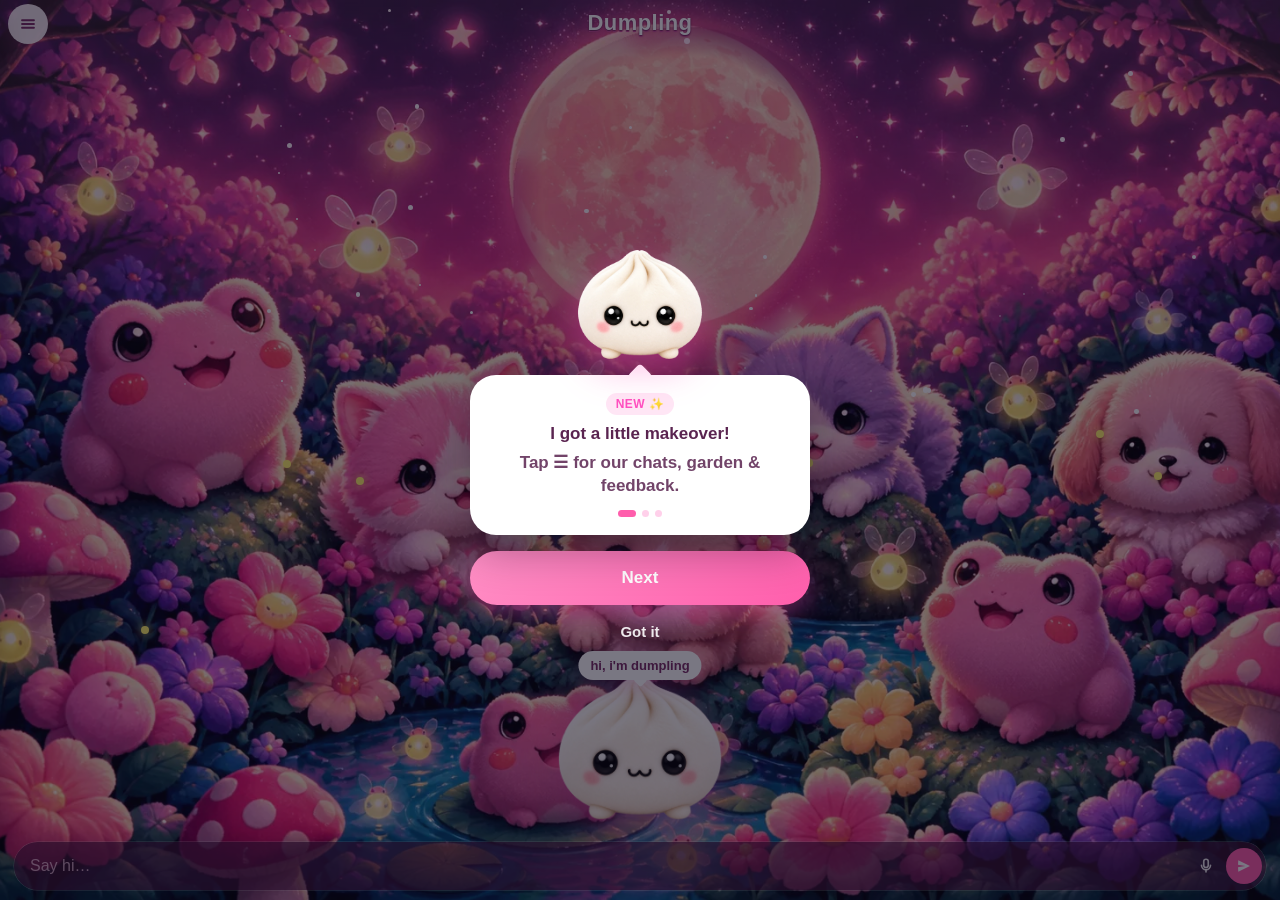
<file: index.html>
<!DOCTYPE html>
<html lang="en">
<head>
<meta charset="utf-8">
<meta name="viewport" content="width=device-width, initial-scale=1, maximum-scale=1, user-scalable=no, viewport-fit=cover">
<meta name="apple-mobile-web-app-capable" content="yes">
<meta name="mobile-web-app-capable" content="yes">
<meta name="apple-mobile-web-app-status-bar-style" content="black-translucent">
<meta name="apple-mobile-web-app-title" content="Dumpling">
<meta name="theme-color" content="#ff8fc5">
<meta http-equiv="Cache-Control" content="no-cache, no-store, must-revalidate">
<meta http-equiv="Pragma" content="no-cache">
<link rel="apple-touch-icon" href="assets/dumpling-icon.png?v=47">
<link rel="manifest" href="manifest.webmanifest?v=47">
<link rel="preload" as="image" href="assets/garden.webp?v=47">
<link rel="preload" as="image" href="assets/garden.webp?v=47">
<link rel="preload" as="image" href="assets/moon.webp?v=47">
<link rel="preload" as="image" href="assets/dumpling-avatar.webp?v=47">
<link rel="stylesheet" href="styles.css?v=47">
<title>Dumpling</title>
</head>
<body data-tab="home">
  <div id="app">
    <div id="stage">
      <div id="sky"></div>
      <div id="stars-far" aria-hidden="true"></div>
      <div id="garden">
        <img class="scene" id="garden-art" src="assets/garden.webp?v=47" alt="">
        <img class="scene" id="moon-art" src="assets/moon.webp?v=47" alt="">
      </div>
      <div id="veil"></div>
      <div id="said" hidden></div>
      <div id="speech" hidden>
        <span id="speech-text"></span>
        <span class="dots" id="speech-dots" hidden><i></i><i></i><i></i></span>
      </div>
      <header id="title"><h1>Dumpling</h1><span id="dev-tag" aria-hidden="true"></span></header>
      <button type="button" id="menu-btn" aria-label="Menu" aria-controls="drawer" aria-expanded="false">
        <svg viewBox="0 0 24 24" width="18" height="18" fill="none" stroke="currentColor" stroke-width="2.4" stroke-linecap="round"><path d="M4 7h16M4 12h16M4 17h16"/></svg>
      </button>
      <div id="hud" hidden>
        <span id="hud-score">0/8</span>
        <button type="button" id="hud-done">Done</button>
      </div>
      <div id="buddy-wrap">
        <div id="thought" hidden>
          <span id="thought-text"></span>
          <span class="dots" id="thought-dots" hidden><i></i><i></i><i></i></span>
        </div>
        <button type="button" id="buddy" aria-label="Dumpling">
          <img src="assets/dumpling-avatar.webp?v=47" alt="">
        </button>
      </div>
    </div>
    <section id="chat">
      <div id="thread-head">
        <img src="assets/dumpling-avatar.webp?v=47" alt="">
        <strong>Dumpling</strong>
        <button type="button" id="thread-close" aria-label="Close chat">
          <svg viewBox="0 0 24 24" width="20" height="20" fill="none" stroke="currentColor" stroke-width="2.6" stroke-linecap="round" stroke-linejoin="round"><path d="M6 9l6 6 6-6"/></svg>
        </button>
      </div>
      <div id="log"></div>
      <div id="chips"></div>
      <form id="form" autocomplete="off">
        <div class="composer">
          <div id="wave" hidden aria-hidden="true"><i></i><i></i><i></i><i></i><i></i></div>
          <input id="box" enterkeyhint="send" placeholder="Say hi…" maxlength="140" aria-label="Message Dumpling">
          <button type="button" id="mic" aria-label="Speak">
            <svg class="mic-icon" viewBox="0 0 24 24" width="18" height="18" fill="none" stroke="currentColor" stroke-width="2.2" stroke-linecap="round"><rect x="9" y="3" width="6" height="11" rx="3"/><path d="M6 11a6 6 0 0 0 12 0"/><path d="M12 17v3"/></svg>
          </button>
          <button type="submit" id="send" aria-label="Send">
            <svg viewBox="0 0 24 24" width="16" height="16" fill="currentColor"><path d="M3.4 20.6 21 12 3.4 3.4 3 10l11 2-11 2z"/></svg>
          </button>
        </div>
      </form>
    </section>
    <div id="chats-screen" class="screen">
      <div class="screen-inner">
        <div class="screen-head"><button type="button" class="back" data-go="home" aria-label="Back"><svg viewBox="0 0 24 24" width="20" height="20" fill="none" stroke="currentColor" stroke-width="2.6" stroke-linecap="round" stroke-linejoin="round"><path d="M15 5l-7 7 7 7"/></svg></button><h2>Chat history</h2></div>
        <div id="chats-list"></div>
      </div>
    </div>
    <div id="list-screen" class="screen">
      <div class="screen-inner">
        <div class="screen-head"><button type="button" class="back" data-go="home" aria-label="Back"><svg viewBox="0 0 24 24" width="20" height="20" fill="none" stroke="currentColor" stroke-width="2.6" stroke-linecap="round" stroke-linejoin="round"><path d="M15 5l-7 7 7 7"/></svg></button><h2>My list</h2></div>
        <form id="list-add" class="list-add" autocomplete="off">
          <input id="list-input" maxlength="120" enterkeyhint="done" placeholder="Add something…" aria-label="Add to my list">
          <button type="submit" aria-label="Add"><svg viewBox="0 0 24 24" width="18" height="18" fill="none" stroke="currentColor" stroke-width="2.8" stroke-linecap="round"><path d="M12 5v14M5 12h14"/></svg></button>
        </form>
        <div id="list-items"></div>
        <div id="list-empty" hidden>
          <img src="assets/dumpling-avatar.webp?v=47" alt="">
          <p>Try: “add milk to my list”<br>or “remind me to call mom at 5”</p>
        </div>
        <button type="button" id="list-clear" hidden>Clear done</button>
      </div>
    </div>
    <div id="settings-screen" class="screen">
      <div class="screen-inner">
        <div class="screen-head"><button type="button" class="back" data-go="home" aria-label="Back"><svg viewBox="0 0 24 24" width="20" height="20" fill="none" stroke="currentColor" stroke-width="2.6" stroke-linecap="round" stroke-linejoin="round"><path d="M15 5l-7 7 7 7"/></svg></button><h2>Settings</h2></div>
        <div class="s-group">
          <h3>Garden</h3>
          <div class="s-row">
            <span>Skin</span>
            <div class="s-seg" id="seg-skin">
              <button type="button" data-skin="pink">Pink garden</button>
              <button type="button" data-skin="blue">Blue night</button>
            </div>
          </div>
          <div class="s-row">
            <span>Light</span>
            <div class="s-seg" id="seg-night">
              <button type="button" data-night="0">Morning</button>
              <button type="button" data-night="1">Night</button>
            </div>
          </div>
          <div class="s-row" id="moon-row">
            <span>Moon color</span>
            <div class="s-swatches" id="moon-swatches"></div>
          </div>
        </div>
        <div class="s-group" id="ideas">
          <h3>Feedback</h3>
          <div class="fb-type">
            <textarea id="fb-text" placeholder="Type it…" maxlength="600" rows="2" enterkeyhint="send" aria-label="Type feedback"></textarea>
            <button type="button" id="fb-send" aria-label="Send">
              <svg viewBox="0 0 24 24" width="16" height="16" fill="currentColor"><path d="M3.4 20.6 21 12 3.4 3.4 3 10l11 2-11 2z"/></svg>
            </button>
          </div>
          <button type="button" id="fb-rec" class="fb-say">
            <svg viewBox="0 0 24 24" width="22" height="22" fill="none" stroke="currentColor" stroke-width="2.2" stroke-linecap="round"><rect x="9" y="3" width="6" height="11" rx="3"/><path d="M6 11a6 6 0 0 0 12 0"/><path d="M12 17v3"/></svg>
            <span id="fb-rec-label">Say it</span>
          </button>
          <p id="fb-status" hidden></p>
        </div>
      </div>
    </div>
    <div id="scrim"></div>
    <aside id="drawer" aria-label="Menu" aria-hidden="true" inert>
      <div class="dr-head">
        <img src="assets/dumpling-avatar.webp?v=47" alt="">
        <div>
          <strong>Dumpling</strong>
          <span id="streak" hidden><span id="streak-n"></span></span>
        </div>
      </div>
      <div class="dr-list">
        <button type="button" data-go="list"><span class="dr-ico">📝</span>My list<span id="dr-list-n" class="dr-count" hidden></span></button>
        <button type="button" data-go="chats"><span class="dr-ico">💬</span>Chat history</button>
        <button type="button" data-go="skin" id="dr-skin"><span class="dr-ico">🌸</span><span id="dr-skin-label">Pink garden</span></button>
        <button type="button" data-go="catch"><span class="dr-ico">✨</span>Catch fireflies</button>
        <button type="button" data-go="settings"><span class="dr-ico">⚙️</span>Settings</button>
      </div>
    </aside>
    <div id="news" hidden>
      <div class="news-card" role="dialog" aria-modal="true" aria-labelledby="news-text">
        <img class="news-dumpling" src="assets/dumpling-avatar.webp?v=47" alt="">
        <div class="news-bubble"><div id="news-text"></div><div class="news-dots" id="news-dots" hidden></div></div>
        <button type="button" id="news-go" class="news-go">Show me</button>
        <button type="button" id="news-ok" class="news-ok">Got it</button>
      </div>
    </div>
  </div>
  <script src="app.js?v=47"></script>
</body>
</html>
</file>
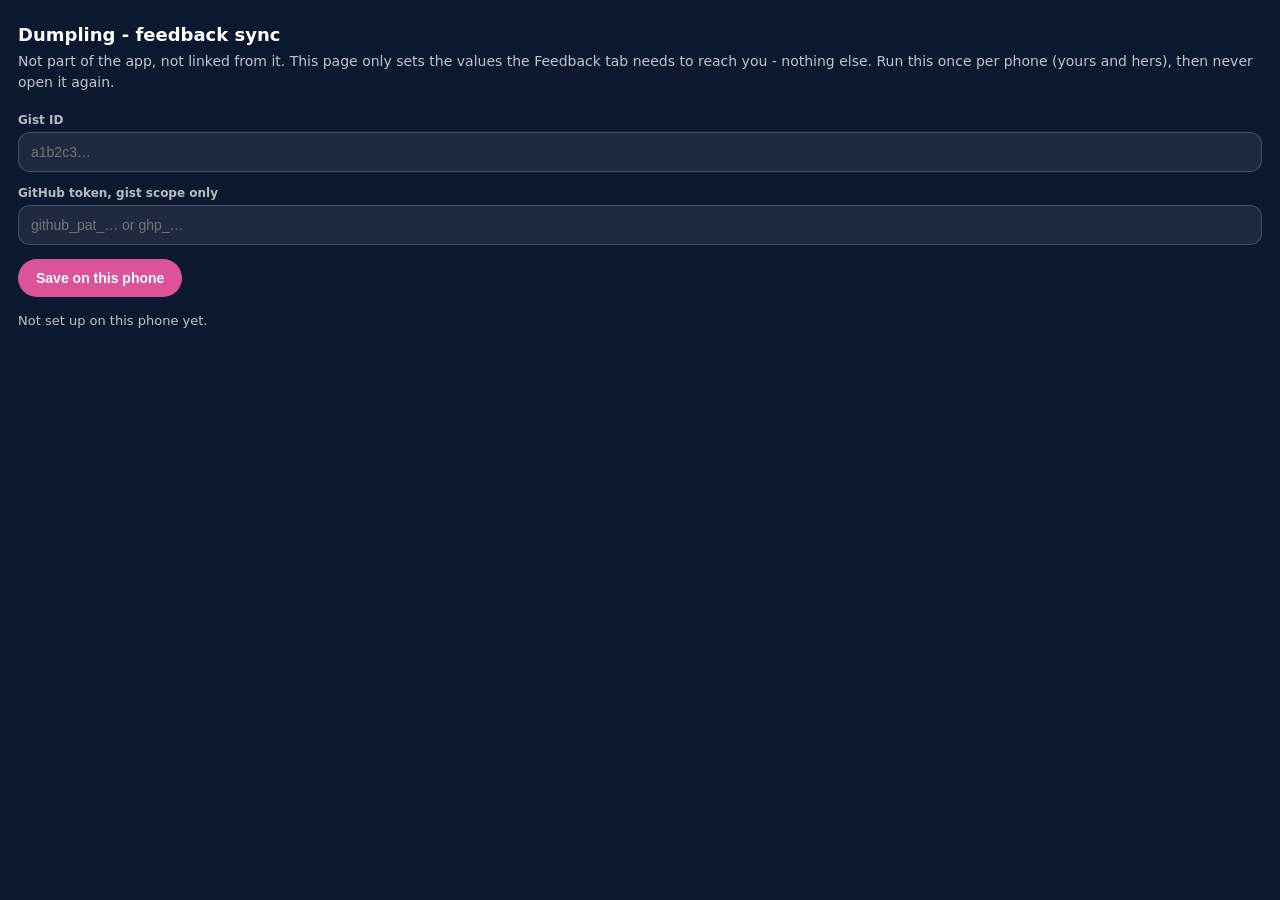
<file: setup-feedback.html>
<!DOCTYPE html>
<html lang="en">
<head>
<meta charset="utf-8">
<meta name="viewport" content="width=device-width, initial-scale=1">
<meta name="robots" content="noindex, nofollow">
<title>Feedback sync setup</title>
<style>
  body { margin:0; padding:24px 18px; background:#0c1830; color:#fff; font-family:-apple-system,system-ui,sans-serif; }
  h1 { font-size:18px; margin:0 0 6px; }
  p { font-size:14px; opacity:.75; line-height:1.5; margin:0 0 20px; }
  label { display:block; margin-bottom:14px; }
  label span { display:block; font-size:12px; opacity:.7; margin-bottom:5px; font-weight:600; }
  input {
    width:100%; box-sizing:border-box; padding:11px 12px; border-radius:12px;
    border:1px solid rgba(255,255,255,.18); background:rgba(255,255,255,.08);
    color:#fff; font-size:14px;
  }
  button {
    border:0; border-radius:999px; padding:11px 18px; font-size:14px; font-weight:700;
    background:rgba(255,94,172,.85); color:#fff;
  }
  #state { font-size:13px; opacity:.75; margin-top:14px; }
</style>
</head>
<body>
  <h1>Dumpling - feedback sync</h1>
  <p>Not part of the app, not linked from it. This page only sets the values the Feedback tab needs to reach you - nothing else. Run this once per phone (yours and hers), then never open it again.</p>
  <label><span>Gist ID</span><input id="gist" placeholder="a1b2c3…"></label>
  <label><span>GitHub token, gist scope only</span><input id="token" type="password" placeholder="github_pat_… or ghp_…"></label>
  <button id="save" type="button">Save on this phone</button>
  <p id="state"></p>
<script>
(function () {
  "use strict";
  var GIST_KEY = "dumpling-fb-gist", TOKEN_KEY = "dumpling-fb-token";
  var gist = document.getElementById("gist"), token = document.getElementById("token"), state = document.getElementById("state");
  function render() {
    gist.value = localStorage.getItem(GIST_KEY) || "";
    token.placeholder = localStorage.getItem(TOKEN_KEY) ? "•••••••• saved on this device" : "github_pat_… or ghp_…";
    state.textContent = (localStorage.getItem(GIST_KEY) && localStorage.getItem(TOKEN_KEY)) ? "Connected on this phone." : "Not set up on this phone yet.";
  }
  document.getElementById("save").addEventListener("click", function () {
    var g = gist.value.trim(), t = token.value.trim();
    if (g) localStorage.setItem(GIST_KEY, g);
    if (t) localStorage.setItem(TOKEN_KEY, t);
    token.value = "";
    render();
  });
  render();
})();
</script>
</body>
</html>
</file>
<file: styles.css>
:root {
  --sky1:#f3e0ff; --sky2:#ffb3d9; --sky3:#ff7eb6; --sky4:#b06bff;
  --moon1:#ffe6f5; --moon2:#ff8fc5; --moon3:#ff4fbf;
  --moon-size: min(32vw, 128px);
  --wash: #ff9ec830;
  --buddy-w: min(34vw, 148px);
  --title-size: 20px;
  --safe-b: env(safe-area-inset-bottom, 0px);
  --safe-t: env(safe-area-inset-top, 0px);
  --kb: 0px;
  --app-h: 100lvh;
  /* Theme colors for menus, screens, and boxes. Pink garden = light; night garden overrides below. */
  --ui-bg: #fff0f7;
  --ui-fg: #5a2450;
  --ui-surface: rgba(122,45,102,.06);
  --ui-border: rgba(122,45,102,.18);
  --ui-press: rgba(122,45,102,.1);
  --ui-seg: rgba(122,45,102,.08);
  --ui-chip: rgba(122,45,102,.1);
}
/* Night garden: same look as pink, in a dark "midnight pink" style. */
body.skin-blue {
  --ui-bg: #1c0f24;
  --ui-fg: #ffe3f1;
  --ui-surface: rgba(255,143,197,.09);
  --ui-border: rgba(255,143,197,.24);
  --ui-press: rgba(255,143,197,.16);
  --ui-seg: rgba(255,143,197,.1);
  --ui-chip: rgba(255,143,197,.16);
}
/* iPhone 13 ~390x844. 16 Pro ~402x874. Pro Max ~440x956. Safe-area env() covers notch vs island. */
@media (min-height: 860px) {
  :root {
    --buddy-w: min(32vw, 160px);
    --title-size: 22px;
  }
}
@media (min-width: 428px) {
  :root {
    --buddy-w: min(30vw, 168px);
  }
}
@media (max-height: 720px) {
  :root {
    --buddy-w: min(30vw, 120px);
  }
}
* { box-sizing: border-box; margin: 0; padding: 0; -webkit-tap-highlight-color: transparent; }
html, body {
  position: fixed;
  inset: 0;
  width: 100%;
  height: 100%;
  height: -webkit-fill-available;
  height: 100lvh;
  height: var(--app-h, 100lvh);
  overflow: hidden;
  overscroll-behavior: none;
  font-family: -apple-system, BlinkMacSystemFont, "SF Pro Text", "Segoe UI", sans-serif;
}
body {
  background: #ff9ec8;
  color: #5a2450;
  touch-action: manipulation;
  user-select: none;
}
#app {
  position: fixed;
  top: 0; left: 0; right: 0; bottom: 0;
  width: 100%;
  height: var(--app-h, 100lvh);
  min-height: 100%;
  min-height: -webkit-fill-available;
}
#stage { position: absolute; inset: 0; overflow: hidden; }
body.kb #chips { display: none !important; }
#sky {
  position: absolute; inset: 0;
  background: radial-gradient(ellipse at 50% 12%, var(--sky1) 0%, var(--sky2) 30%, var(--sky3) 62%, var(--sky4) 100%);
  transition: background .45s ease, filter .45s ease;
}
body.night #sky { filter: brightness(.55) saturate(.85); }
#stars-far { position: absolute; inset: 0; z-index: 1; pointer-events: none; }
#garden {
  position: absolute; inset: 0; z-index: 0;
  overflow: hidden;
  animation: drift 28s ease-in-out infinite;
}
#garden .scene {
  position: absolute; inset: 0;
  width: 100%; height: 100%;
  object-fit: cover;
  object-position: center 58%;
  pointer-events: none;
}
#garden-art { z-index: 0; }
#moon-art {
  z-index: 1;
  transform-origin: 50% 28%;
  transition: filter .45s ease;
  animation: moonPulse 10s ease-in-out infinite;
}
.star {
  position: absolute; width: 5px; height: 5px; background: #fff;
  border-radius: 50%; animation: twinkle 5.5s ease-in-out infinite; z-index: 1;
  pointer-events: none;
}
.star.far { width: 2px; height: 2px; opacity: .5; animation-duration: 8s; }
.firefly {
  position: absolute; width: 8px; height: 8px; border: 0; padding: 0;
  border-radius: 50%; background: #fff36a; box-shadow: 0 0 10px #ffe45c;
  animation: floaty 11s ease-in-out infinite; z-index: 2;
  pointer-events: none;
}
.firefly.play {
  width: 28px; height: 28px; z-index: 7; pointer-events: auto;
  box-shadow: 0 0 16px #ffe45c, 0 0 2px #fff;
}
.firefly.pop { animation: pop .28s ease forwards; }
#veil {
  position: absolute; inset: 0; z-index: 1; pointer-events: none;
  background: linear-gradient(180deg, var(--wash) 0%, transparent 40%, transparent 100%);
  transition: background .45s ease;
}
body.night #veil {
  background: linear-gradient(180deg, #12081888 0%, #12081822 50%, transparent 100%);
}
#title {
  position: absolute; top: calc(var(--safe-t) + 10px); left: 0; right: 0; z-index: 5;
  text-align: center; pointer-events: none;
}
.screen {
  display: none;
  position: absolute; inset: 0;
  z-index: 15;
  overflow-y: auto; -webkit-overflow-scrolling: touch; overscroll-behavior: contain;
  padding: 0 18px calc(var(--safe-b) + 28px);
  background: var(--ui-bg); color: var(--ui-fg);
}
body[data-tab="chats"] #chats-screen,
body[data-tab="settings"] #settings-screen,
body[data-tab="list"] #list-screen { display: block; }
body:not([data-tab="home"]) #stage,
body:not([data-tab="home"]) #chat { display: none !important; }
.screen-inner { max-width: 480px; margin: 0 auto; }
.screen-head {
  position: sticky; top: 0; z-index: 2;
  display: flex; align-items: center; gap: 6px;
  margin: 0 -18px 10px; padding: calc(var(--safe-t) + 10px) 18px 10px 8px;
  background: inherit;
}
.screen-head h2 { font-size: 20px; }
.screen-head .back {
  width: 40px; height: 40px; flex: 0 0 auto; border: 0; border-radius: 50%;
  display: grid; place-items: center; padding: 0;
  background: none; color: inherit;
}
.screen-head .back:active { background: var(--ui-press); }
#chats-list { display: flex; flex-direction: column; gap: 6px; padding-bottom: 20px; }
#chats-list .bubble { max-width: 90%; }
#chats-list .empty { font-size: 13px; opacity: .6; }
.s-group { margin-bottom: 22px; }
.s-group h3 { font-size: 13px; text-transform: uppercase; letter-spacing: .04em; opacity: .6; margin-bottom: 8px; }
.s-group p { font-size: 14px; line-height: 1.5; opacity: .92; margin: 0 0 10px; }
.s-row { display: flex; align-items: center; justify-content: space-between; padding: 10px 0; gap: 12px; }
.s-row > span { font-size: 14px; font-weight: 600; flex: 0 0 auto; }
.s-seg { display: flex; gap: 4px; background: var(--ui-seg); border-radius: 999px; padding: 3px; }
.s-seg button {
  border: 0; border-radius: 999px; padding: 7px 12px; font-size: 12px; font-weight: 700;
  background: none; color: inherit; opacity: .6;
}
.s-seg button.on { opacity: 1; background: rgba(255,94,172,.85); color: #fff; }
#moon-row[hidden] { display: none; }
.s-swatches { display: flex; flex-wrap: wrap; gap: 8px; justify-content: flex-end; max-width: 60%; }
.swatch {
  width: 26px; height: 26px; border-radius: 50%; border: 2px solid transparent; padding: 0;
}
.swatch.sel { border-color: currentColor; }
.fb-type {
  display: flex; align-items: flex-end; gap: 6px;
  padding: 6px 6px 6px 14px; border-radius: 22px;
  border: 1px solid var(--ui-border); background: var(--ui-surface);
}
.fb-type textarea {
  flex: 1; min-width: 0; padding: 9px 0; border: 0;
  background: transparent; color: inherit; font-size: 16px; font-family: inherit;
  resize: none; outline: none;
}
#fb-send {
  border: 0; border-radius: 50%; width: 38px; height: 38px; flex: 0 0 auto;
  display: flex; align-items: center; justify-content: center;
  background: #ff5eac; color: #fff;
}
#fb-send:active { opacity: .75; }
.fb-say {
  display: flex; align-items: center; justify-content: center; gap: 10px;
  width: 100%; height: 60px; margin-top: 12px; border: 0; border-radius: 999px;
  background: linear-gradient(135deg, #ff8fc5, #ff5eac); color: #fff;
  font-size: 17px; font-weight: 800; font-variant-numeric: tabular-nums;
  box-shadow: 0 10px 24px rgba(255, 79, 191, .3);
}
.fb-say:active { transform: scale(.98); }
.fb-say.on { background: #ff5e6a; animation: recPulse 1.4s ease-in-out infinite; }
@keyframes recPulse {
  0%,100% { box-shadow: 0 0 0 0 rgba(255, 94, 106, .5); }
  50% { box-shadow: 0 0 0 10px rgba(255, 94, 106, 0); }
}
#fb-status { margin: 12px 0 0; text-align: center; font-size: 15px; font-weight: 700; opacity: 1; }
#fb-status[hidden] { display: none; }
#title h1 { pointer-events: auto; -webkit-user-select: none; user-select: none; }
#dev-tag {
  display: none; margin: 4px auto 0; width: max-content;
  padding: 3px 9px; border-radius: 999px;
  font-size: 11px; font-weight: 800; letter-spacing: .06em;
  color: #fff; background: rgba(40,14,48,.72);
  box-shadow: 0 0 0 1px #ff9ecf88;
}
body.dev #dev-tag { display: block; }
#title h1 {
  font-size: 20px; font-weight: 800; letter-spacing: .02em;
  color: #fff; text-shadow: 0 1px 2px #4a1840, 0 2px 0 #e85aa8, 0 8px 18px #ff4fbf66;
}
#hud {
  position: absolute; top: calc(var(--safe-t) + 8px); right: 10px; left: auto;
  transform: none; z-index: 8;
  display: flex; align-items: center; gap: 8px;
  background: rgba(255,244,250,.92); color: #7a2d66;
  padding: 6px 8px 6px 14px; border-radius: 999px;
  font-size: 13px; font-weight: 700;
  box-shadow: 0 8px 20px #ff4fbf33;
}
#hud[hidden] { display: none; }
#menu-btn {
  position: absolute; top: calc(var(--safe-t) + 4px); left: 8px;
  z-index: 8; width: 40px; height: 40px; border: 0; border-radius: 50%; padding: 0;
  display: flex; align-items: center; justify-content: center;
  background: rgba(255,244,250,.92); color: #7a2d66;
  box-shadow: 0 8px 20px #ff4fbf33;
}
body.skin-blue #menu-btn { background: rgba(40,14,48,.74); color: #ff9ecf; box-shadow: 0 8px 20px #ff4fbf33; }
#menu-btn:active { opacity: .75; }
#hud-done {
  border: 0; border-radius: 999px; padding: 6px 12px;
  background: #ff5eac; color: #fff; font-weight: 700; font-size: 13px;
}

#buddy-wrap {
  position: absolute; left: 50%;
  bottom: calc(var(--chat-h, 78px) + var(--safe-b) + var(--kb));
  transform: translateX(-50%);
  width: var(--buddy-w); z-index: 4;
  transition: bottom .28s ease, opacity .2s ease;
  filter: drop-shadow(0 18px 24px #4a184066);
}
#thought {
  position: absolute; left: 50%; bottom: 96%;
  transform: translateX(-50%);
  background: #fff; color: #7a2d66;
  padding: 8px 12px; border-radius: 16px;
  font-size: 13px; font-weight: 600; line-height: 1;
  box-shadow: 0 8px 20px #ff4fbf33;
  white-space: nowrap; z-index: 5;
}
#thought[hidden] { display: none; }
#thought:after {
  content: ""; position: absolute; left: 50%; bottom: -5px;
  width: 10px; height: 10px; background: #fff;
  transform: translateX(-50%) rotate(45deg); border-radius: 2px;
}
.dots { display: inline-flex; gap: 4px; align-items: center; height: 12px; }
.dots[hidden] { display: none; }
.dots i {
  width: 6px; height: 6px; border-radius: 50%; background: #ff8fc5;
  animation: blink 1s ease-in-out infinite;
}
.dots i:nth-child(2) { animation-delay: .15s; }
.dots i:nth-child(3) { animation-delay: .3s; }
#buddy {
  display: block; width: 100%; border: 0; background: none; padding: 0;
  cursor: pointer; animation: idle 2.8s ease-in-out infinite;
  filter: drop-shadow(0 10px 16px #ff4fbf66);
}
#buddy.boop { animation: boop .45s ease; }
#buddy img {
  display: block; width: 100%; height: auto;
  object-fit: contain; background: transparent;
  border-radius: 0; box-shadow: none;
}
#chat {
  position: absolute; left: 0; right: 0; z-index: 8;
  bottom: calc(var(--safe-b) + var(--kb, 0px));
  display: flex; flex-direction: column; justify-content: flex-end;
  padding: 0 14px 10px;
  background: transparent;
  pointer-events: none;
  transition: bottom .2s ease;
}
body.kb #chat { bottom: var(--kb, 0px); }
/* Closed: only the last exchange shows, full size, never faded or cut off. */
body:not(.thread) #log { max-height: none; overflow: visible; mask-image: none; -webkit-mask-image: none; }
body:not(.thread) #log > .bubble:not(:nth-last-child(-n+2)) { display: none; }
/* Open: the chat slides up into a full message thread. */
#thread-head { display: none; }
body.thread #chat {
  top: calc(var(--safe-t) + 58px);
  background: var(--ui-bg); color: var(--ui-fg);
  border-radius: 26px 26px 0 0;
  padding-top: 0;
  pointer-events: auto;
  box-shadow: 0 -12px 40px rgba(74,24,64,.28);
  animation: threadUp .28s cubic-bezier(.2,.9,.3,1.1);
}
@keyframes threadUp { from { transform: translateY(60%); opacity: .4; } to { transform: none; opacity: 1; } }
body.thread #thread-head {
  display: flex; align-items: center; gap: 10px;
  padding: 10px 2px 8px; flex: 0 0 auto;
  border-bottom: 1px solid var(--ui-border);
}
body.thread #thread-head:before {
  content: ""; position: absolute; top: 6px; left: 50%; transform: translateX(-50%);
  width: 38px; height: 5px; border-radius: 3px; background: var(--ui-border);
}
body.thread #thread-head img { width: 34px; height: 34px; object-fit: contain; }
body.thread #thread-head strong { flex: 1; font-size: 17px; }
#thread-close {
  width: 38px; height: 38px; border: 0; border-radius: 50%; padding: 0;
  display: grid; place-items: center; background: var(--ui-surface); color: inherit;
}
#thread-close:active { background: var(--ui-press); }
body.thread #log {
  display: flex !important; flex: 1 1 auto; min-height: 0; max-height: none;
  justify-content: flex-start; padding-top: 12px;
  mask-image: none; -webkit-mask-image: none;
}
body.thread #log > .bubble:first-child { margin-top: auto; }
body.thread .bot { background: var(--ui-surface); color: var(--ui-fg); box-shadow: 0 0 0 1px var(--ui-border); }
body.thread #buddy-wrap, body.thread #title, body.thread #menu-btn, body.thread #speech, body.thread #said { opacity: 0; pointer-events: none; }
body.thread .composer { background: var(--ui-surface); box-shadow: 0 0 0 1px var(--ui-border); }
body.thread .composer input { color: var(--ui-fg); }
body.thread .composer input::placeholder { color: var(--ui-fg); opacity: .5; }
body.thread #mic { color: var(--ui-fg); }
#log, #chips, form { pointer-events: auto; }
#log {
  max-height: 18vh; overflow-y: auto; -webkit-overflow-scrolling: touch;
  overscroll-behavior: contain;
  font-size: 15px; padding: 8px 2px 8px;
  display: flex; flex-direction: column; justify-content: flex-end; gap: 6px;
  mask-image: linear-gradient(to bottom, transparent 0%, #000 22%);
  -webkit-mask-image: linear-gradient(to bottom, transparent 0%, #000 22%);
}
.bubble {
  max-width: 82%; padding: 9px 13px;
  border-radius: 18px; line-height: 1.35; word-wrap: break-word;
}
.me {
  margin-left: auto; color: #fff;
  background: rgba(255, 94, 172, .88);
  border-bottom-right-radius: 6px;
}
.bot {
  color: #3a1d34;
  background: rgba(255, 255, 255, .9);
  border-bottom-left-radius: 6px;
  box-shadow: 0 0 0 0.5px rgba(255,255,255,.55);
}
.bot.typing { width: 58px; padding: 12px 16px; }
#chips {
  display: none; gap: 8px; overflow-x: auto; padding: 0 2px 8px;
  -webkit-overflow-scrolling: touch;
}
body.chatting #chips { display: flex; }
#chips button {
  flex: 0 0 auto; border: 0; border-radius: 999px;
  padding: 8px 12px; font-size: 13px; font-weight: 600;
  color: #7a2d66;
  background: rgba(255,255,255,.88);
  box-shadow: 0 0 0 0.5px rgba(255,255,255,.65);
}
form { display: block; }
.composer {
  position: relative;
  display: flex; align-items: center; gap: 2px;
  padding: 4px 4px 4px 16px;
  border-radius: 999px;
  background: rgba(74,24,64,.66);
  box-shadow: 0 0 0 0.5px rgba(255,255,255,.35), 0 10px 28px rgba(8,16,40,.16);
}
.composer input {
  flex: 1; min-width: 0; border: 0; background: transparent; outline: none;
  padding: 11px 8px 11px 0; font-size: 16px; color: #fff;
  box-shadow: none; border-radius: 0;
}
.composer input::placeholder { color: rgba(255, 214, 236, .72); }
#wave {
  display: none; align-items: center; justify-content: center; gap: 4px;
  position: absolute; left: 18px; right: 92px; top: 0; bottom: 0;
  pointer-events: none;
}
form.listening #wave { display: flex; }
form.listening input { color: transparent; caret-color: transparent; }
form.listening #send { opacity: 0; pointer-events: none; }
#wave i {
  display: block; width: 3px; height: 14px; border-radius: 99px;
  background: #ff9ec8;
  animation: wave 0.9s ease-in-out infinite;
  transform-origin: center;
}
#wave i:nth-child(1) { animation-delay: 0s; }
#wave i:nth-child(2) { animation-delay: .12s; }
#wave i:nth-child(3) { animation-delay: .24s; }
#wave i:nth-child(4) { animation-delay: .08s; }
#wave i:nth-child(5) { animation-delay: .2s; }
@keyframes wave {
  0%,100% { transform: scaleY(0.35); opacity: .7; }
  50% { transform: scaleY(1.15); opacity: 1; }
}
#mic, #send {
  flex: 0 0 auto; width: 36px; height: 36px; border: 0; border-radius: 999px;
  display: grid; place-items: center; padding: 0;
}
#mic { color: rgba(255,255,255,.9); background: transparent; }
#mic.live { background: rgba(255, 94, 172, .95); color: #fff; }
#send { background: #ff5eac; color: #fff; }
#send:active, #mic:active { opacity: .75; }
@keyframes idle {
  0%,100% { transform: translateY(0); }
  50% { transform: translateY(-14px); }
}
@keyframes boop {
  0% { transform: scale(1); }
  40% { transform: scale(1.08) translateY(-6px); }
  100% { transform: scale(1); }
}
@keyframes twinkle { 0%,100% { opacity: .25; } 50% { opacity: 1; } }
@keyframes floaty { 0%,100% { transform: translateY(0); opacity: .65; } 50% { transform: translateY(-22px); opacity: 1; } }
@keyframes moonPulse { 0%,100% { transform: scale(1); } 50% { transform: scale(1.04); } }
@keyframes blink { 0%,100% { opacity: .25; transform: translateY(0); } 50% { opacity: 1; transform: translateY(-2px); } }
@keyframes pop { 0% { transform: scale(1); opacity: 1; } 100% { transform: scale(1.8); opacity: 0; } }

@keyframes sneak { 0%,100% { opacity: .3; transform: rotate(-18deg) translateY(0); } 50% { opacity: .6; transform: rotate(-12deg) translateY(-3px); } }

.sparkle {
  position: fixed; width: 8px; height: 8px; margin: -4px 0 0 -4px;
  border-radius: 50%; background: #fff; box-shadow: 0 0 10px #ffe45c;
  pointer-events: none; z-index: 6;
  animation: spark .65s ease-out forwards;
}
@keyframes spark {
  0% { transform: scale(.3); opacity: 1; }
  100% { transform: scale(1.8) translateY(-22px); opacity: 0; }
}

body.skin-blue { --wash: #3a124a38; }
#title h1 { font-size: var(--title-size); }

#scrim {
  position: absolute; inset: 0; z-index: 20;
  background: rgba(12, 8, 28, .4);
  opacity: 0; pointer-events: none; transition: opacity .25s ease;
}
body.menu-open #scrim { opacity: 1; pointer-events: auto; }
#drawer {
  position: absolute; top: 0; bottom: 0; left: 0; z-index: 21;
  width: min(80vw, 320px);
  padding: calc(var(--safe-t) + 18px) 12px calc(var(--safe-b) + 18px);
  overflow-y: auto; overscroll-behavior: contain;
  background: var(--ui-bg); color: var(--ui-fg);
  border-radius: 0 24px 24px 0;
  box-shadow: 10px 0 32px rgba(12, 8, 28, .22);
  transform: translateX(-105%);
  transition: transform .28s cubic-bezier(.2, .8, .2, 1);
}
body.menu-open #drawer { transform: none; }
body.skin-blue #drawer { background: radial-gradient(130% 45% at 0% 0%, #3d1647 0%, var(--ui-bg) 72%); }
.dr-head { display: flex; align-items: center; gap: 12px; padding: 4px 8px 18px; }
.dr-head img { width: 48px; height: 48px; object-fit: contain; }
.dr-head strong { display: block; font-size: 18px; font-weight: 800; }
#streak { display: inline-block; margin-top: 4px; font-size: 13px; font-weight: 700; opacity: .8; }
#streak[hidden] { display: none; }
.dr-list { display: flex; flex-direction: column; gap: 2px; }
.dr-list button {
  display: flex; align-items: center; gap: 12px; width: 100%;
  min-height: 48px; padding: 0 12px; border: 0; border-radius: 14px;
  background: none; color: inherit; text-align: left;
  font-size: 16px; font-weight: 600;
}
.dr-list button:active { background: var(--ui-press); }
.dr-ico { width: 24px; text-align: center; font-size: 18px; }
.dr-count {
  margin-left: auto; min-width: 24px; height: 24px; padding: 0 7px; border-radius: 999px;
  display: grid; place-items: center; font-size: 12px; font-weight: 800;
  background: #ff5eac; color: #fff;
}
.dr-count[hidden] { display: none; }
@keyframes drift {
  0%,100% { transform: scale(1) translateY(0); }
  50% { transform: scale(1.045) translateY(-6px); }
}

body.skin-blue { background: #1c0f24; }
body.skin-blue #sky { opacity: .25; }
body.skin-blue #garden { animation: none; }
body.skin-blue #garden .scene {
  object-fit: cover;
  object-position: center 38%;
}
body.skin-blue #buddy-wrap,
body.skin-blue:not(.thread) #log { display: none !important; }
body.skin-blue #title h1 {
  text-shadow: 0 1px 2px #2a0f30, 0 2px 0 #c2448c, 0 8px 18px #ff4fbf55;
}
#said {
  position: absolute; left: 18px; right: 18px;
  top: calc(var(--safe-t) + 48px);
  z-index: 6; text-align: center;
  color: #ffe3f1;
  font-size: 16px; font-weight: 600;
  text-shadow: 0 1px 10px rgba(42, 15, 48, .6);
  pointer-events: none;
}
#said[hidden] { display: none; }
body:not(.skin-blue) #said,
body:not(.skin-blue) #speech { display: none !important; }
#speech {
  position: absolute;
  left: 54%; top: 26%;
  z-index: 5;
  max-width: 44%;
  padding: 10px 14px;
  color: #5a2450;
  font-size: 14px; font-weight: 600; line-height: 1.35;
  background: rgba(255,244,250,.9);
  border-radius: 18px 18px 18px 8px;
  box-shadow: 0 10px 28px rgba(255, 79, 191, .22), 0 0 0 0.5px rgba(255,255,255,.55);
  pointer-events: none;
}
#speech[hidden] { display: none; }
#speech:after {
  content: "";
  position: absolute; left: 10px; bottom: -6px;
  width: 12px; height: 12px;
  background: rgba(255,244,250,.9);
  transform: rotate(45deg);
  border-radius: 2px;
}
@media (min-height: 860px) {
  #speech { left: 56%; top: 28%; }
}

/* What's new: one cute card the first time she opens after an update. */
#news {
  position: absolute; inset: 0; z-index: 30;
  display: flex; align-items: center; justify-content: center;
  padding: calc(var(--safe-t) + 20px) 22px calc(var(--safe-b) + 20px);
  background: rgba(12, 8, 28, .55);
  animation: fadeIn .3s ease;
}
#news[hidden] { display: none; }
.news-card {
  width: 100%; max-width: 340px;
  display: flex; flex-direction: column; align-items: center;
  animation: cardUp .45s cubic-bezier(.2, .9, .3, 1.2);
}
.news-dumpling {
  width: 128px; height: auto; position: relative; z-index: 1;
  filter: drop-shadow(0 12px 18px rgba(255, 79, 191, .4));
  animation: idle 2.8s ease-in-out infinite;
}
.news-bubble {
  position: relative; width: 100%; margin-top: 14px;
  padding: 18px 20px; border-radius: 26px;
  background: #fff; color: #5a2450; text-align: center;
  box-shadow: 0 18px 40px rgba(12, 8, 28, .3);
}
.news-bubble:before {
  content: ""; position: absolute; left: 50%; top: -8px;
  width: 18px; height: 18px; background: #fff;
  transform: translateX(-50%) rotate(45deg); border-radius: 4px;
}
.news-bubble .tag {
  display: inline-block; margin-bottom: 8px; padding: 4px 10px; border-radius: 999px;
  background: #ffe6f5; color: #ff4fbf; font-size: 12px; font-weight: 800; letter-spacing: .04em;
}
.news-bubble p { font-size: 17px; font-weight: 700; line-height: 1.35; }
.news-bubble p + p { margin-top: 6px; font-weight: 600; opacity: .85; }
.news-go {
  width: 100%; height: 54px; margin-top: 16px; border: 0; border-radius: 999px;
  background: linear-gradient(135deg, #ff8fc5, #ff5eac); color: #fff;
  font-size: 17px; font-weight: 800;
  box-shadow: 0 10px 24px rgba(255, 79, 191, .35);
}
.news-ok {
  margin-top: 6px; padding: 12px 24px; border: 0; background: none;
  color: rgba(255, 255, 255, .9); font-size: 15px; font-weight: 700;
}
@keyframes fadeIn { from { opacity: 0; } to { opacity: 1; } }
@keyframes cardUp { from { opacity: 0; transform: translateY(24px) scale(.96); } to { opacity: 1; transform: none; } }

/* My list: things she asked Dumpling to keep, some with a reminder time. */
.list-add {
  display: flex; align-items: center; gap: 6px; margin-bottom: 14px;
  padding: 5px 5px 5px 14px; border-radius: 999px;
  border: 1px solid var(--ui-border); background: var(--ui-surface);
}
.list-add input {
  flex: 1; min-width: 0; border: 0; background: transparent; outline: none;
  padding: 9px 0; font-size: 16px; color: inherit; font-family: inherit;
}
.list-add button {
  width: 38px; height: 38px; flex: 0 0 auto; border: 0; border-radius: 50%;
  display: grid; place-items: center; background: #ff5eac; color: #fff;
}
#list-items { display: flex; flex-direction: column; gap: 6px; }
.li {
  display: flex; align-items: center; gap: 12px; min-height: 52px;
  padding: 8px 12px 8px 8px; border-radius: 16px;
  background: var(--ui-surface);
}
.li-check {
  width: 36px; height: 36px; flex: 0 0 auto; border: 0; padding: 0; border-radius: 50%;
  display: grid; place-items: center; background: none; color: inherit;
}
.li-check i {
  width: 24px; height: 24px; border-radius: 50%; border: 2px solid currentColor; opacity: .45;
  display: grid; place-items: center; font-style: normal; font-size: 14px; font-weight: 900;
}
.li.done .li-check i { opacity: 1; border-color: #ff5eac; background: #ff5eac; color: #fff; }
.li-text { flex: 1; min-width: 0; font-size: 16px; font-weight: 600; overflow-wrap: anywhere; }
.li.done .li-text { text-decoration: line-through; opacity: .45; }
.li-when {
  flex: 0 0 auto; padding: 4px 9px; border-radius: 999px;
  font-size: 12px; font-weight: 700; white-space: nowrap;
  background: var(--ui-chip);
}
.li-when.due { background: #ff5eac; color: #fff; }
.li.done .li-when { display: none; }
#list-empty { text-align: center; padding: 34px 10px 10px; }
#list-empty[hidden] { display: none; }
#list-empty img { width: 92px; animation: idle 2.8s ease-in-out infinite; }
#list-empty p { margin-top: 12px; font-size: 15px; font-weight: 600; line-height: 1.5; opacity: .75; }
#list-clear {
  display: block; margin: 16px auto 0; padding: 10px 18px; border: 0; border-radius: 999px;
  background: none; color: inherit; font-size: 14px; font-weight: 700; opacity: .6;
}
#list-clear[hidden] { display: none; }

/* What's-new card: dots when there's more than one step. */
.news-dots { display: flex; gap: 6px; justify-content: center; margin-top: 12px; }
.news-dots[hidden] { display: none; }
.news-dots i { width: 7px; height: 7px; border-radius: 50%; background: #ffd0ea; }
.news-dots i.on { background: #ff5eac; width: 18px; border-radius: 99px; }

/* Chat history on the night garden: Dumpling's bubbles go midnight pink instead of grey glass. */
body.skin-blue #chats-list .bot { background: var(--ui-chip); color: var(--ui-fg); box-shadow: none; }
body.skin-blue .s-group h3 { color: #ff9ecf; opacity: .85; }
/* Daily note from Braedon (v40): same card, one button, handwritten-ish feel. */
#news.note .news-ok { display: none; }
#news.note .news-bubble p { font-weight: 600; font-size: 18px; line-height: 1.4; }
</file>
